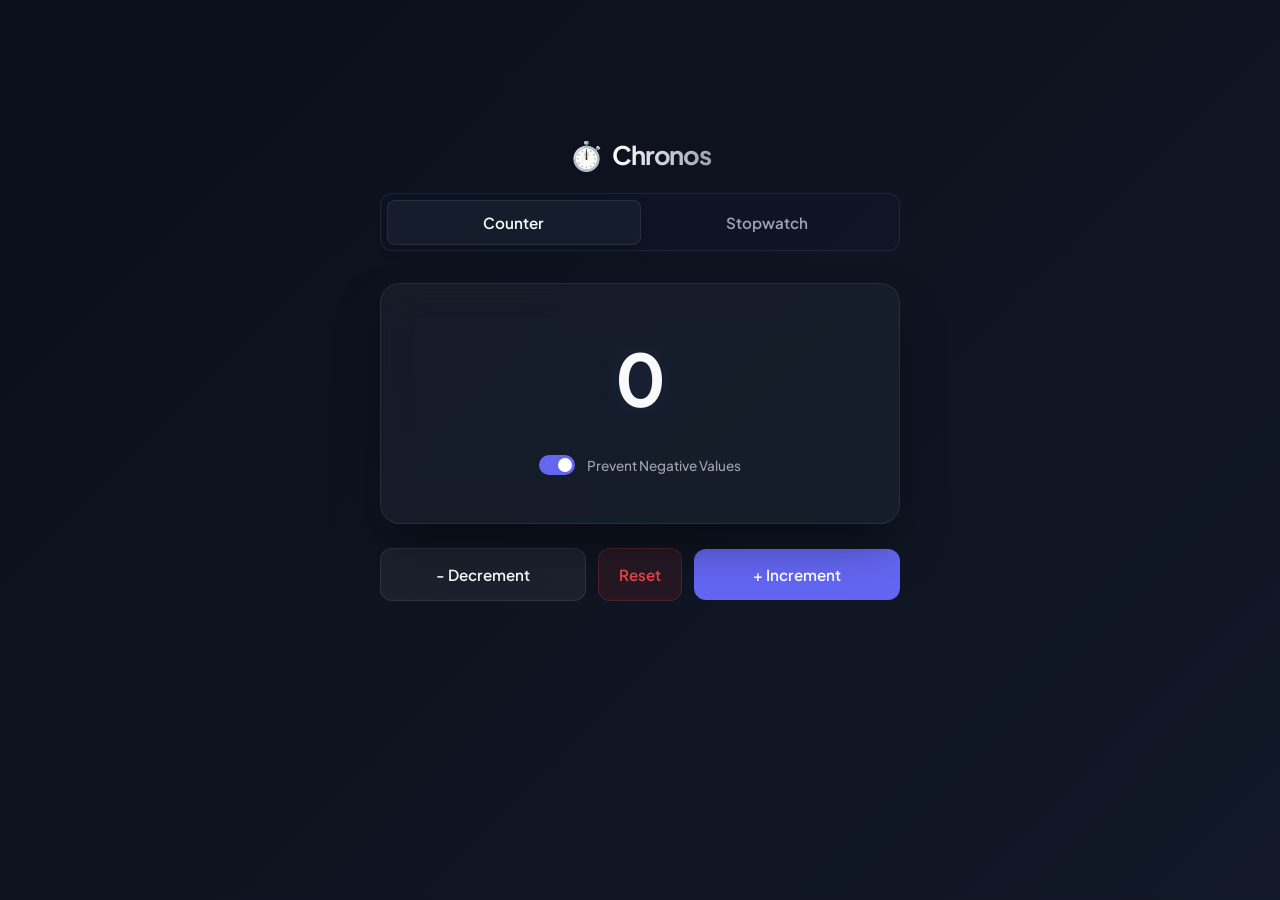
<file: JS_DEMOS/counter/index.html>
<!DOCTYPE html>
<html lang="en">
<head>
  <meta charset="UTF-8">
  <meta name="viewport" content="width=device-width, initial-scale=1.0">
  <title>Chronos // Utility Engine</title>
  <link rel="preconnect" href="https://fonts.googleapis.com">
  <link rel="preconnect" href="https://fonts.gstatic.com" crossorigin>
  <link href="https://fonts.googleapis.com/css2?family=Plus+Jakarta+Sans:wght@400;500;600;700&family=JetBrains+Mono:wght@400;600&display=swap" rel="stylesheet">
  <link rel="stylesheet" href="style.css">
</head>
<body>

  <div class="app-wrapper">
    <header class="app-header">
      <div class="brand">
        <span class="brand-icon">⏱️</span>
        <h1>Chronos</h1>
      </div>
      <nav class="tab-navigation">
        <button class="tab-btn active" data-target="counter-module">Counter</button>
        <button class="tab-btn" data-target="stopwatch-module">Stopwatch</button>
      </nav>
    </header>

    <main class="dashboard-container">
      
      <section id="counter-module" class="module-pane active">
        <div class="display-card">
          <div id="counter-display" class="large-numerical-display animate-pulse">0</div>
          
          <div class="config-toggle-strip">
            <label class="toggle-switch">
              <input type="checkbox" id="prevent-negative-toggle" checked>
              <span class="toggle-slider"></span>
            </label>
            <span class="toggle-label">Prevent Negative Values</span>
          </div>
        </div>

        <div class="control-grid-layout">
          <button id="counter-decrement" class="btn btn-secondary" aria-label="Decrement counter">- Decrement</button>
          <button id="counter-reset" class="btn btn-danger" aria-label="Reset counter">Reset</button>
          <button id="counter-increment" class="btn btn-primary" aria-label="Increment counter">+ Increment</button>
        </div>
      </section>

      <section id="stopwatch-module" class="module-pane">
        <div class="display-card">
          <div id="stopwatch-display" class="large-numerical-display mono-font">00:00:00<span class="ms-label">.00</span></div>
        </div>

        <div class="control-flex-strip">
          <button id="sw-start" class="btn btn-primary">Start</button>
          <button id="sw-pause" class="btn btn-secondary hidden">Pause</button>
          <button id="sw-resume" class="btn btn-primary hidden">Resume</button>
          <button id="sw-lap" class="btn btn-secondary" disabled>Lap</button>
          <button id="sw-reset" class="btn btn-danger">Reset</button>
        </div>

        <div class="laps-subpanel">
          <div class="laps-header">
            <h3>Recorded Laps</h3>
            <button id="clear-laps-btn" class="text-link-btn hidden">Clear All</button>
          </div>
          <div class="laps-list-wrapper">
            <div id="laps-empty" class="laps-empty-state">No recorded splits. Press Lap while stopwatch runs.</div>
            <ul id="laps-list" class="laps-list"></ul>
          </div>
        </div>
      </section>

    </main>
  </div>

  <script src="app.js"></script>
</body>
</html>
</file>
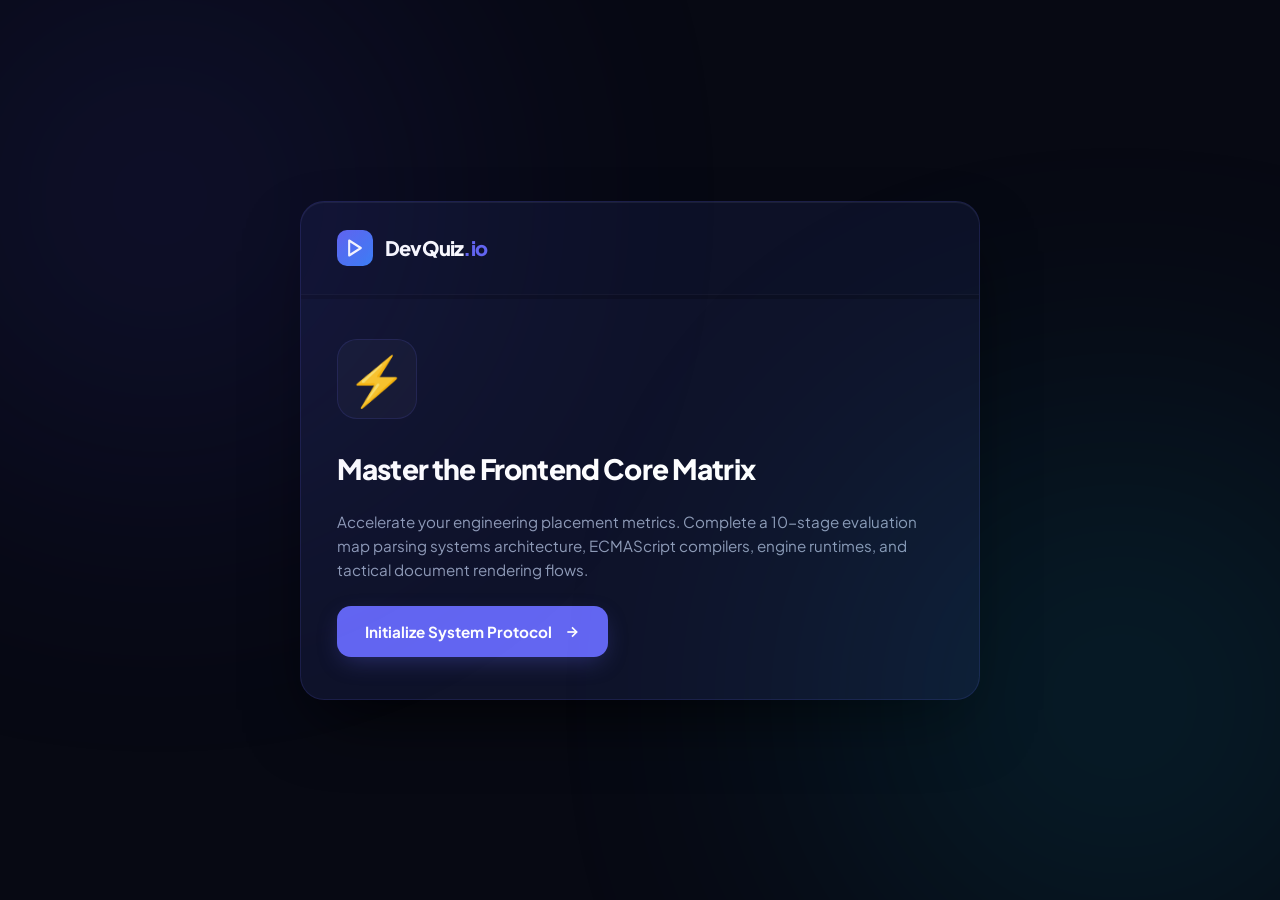
<file: JS_DEMOS/Quiz-App/index.html>
<!DOCTYPE html>
<html lang="en">
<head>
  <meta charset="UTF-8">
  <meta name="viewport" content="width=device-width, initial-scale=1.0">
  <title>DevQuiz Core // Engineering Assessment</title>
  <link rel="preconnect" href="https://fonts.googleapis.com">
  <link rel="preconnect" href="https://fonts.gstatic.com" crossorigin>
  <link href="https://fonts.googleapis.com/css2?family=Plus+Jakarta+Sans:wght@400;500;600;700;800&family=JetBrains+Mono:wght@500;700&display=swap" rel="stylesheet">
  <link rel="stylesheet" href="style.css">
</head>
<body>

  <div id="aria-announcer" class="sr-only" aria-live="polite"></div>

  <div class="app-stage">
    <div class="glow-orb glow-1"></div>
    <div class="glow-orb glow-2"></div>

    <div class="quiz-window">
      <header class="quiz-hud">
        <div class="hud-brand">
          <div class="logo-mark">
            <svg width="20" height="20" viewBox="0 0 24 24" fill="none" stroke="currentColor" stroke-width="2.5" stroke-linecap="round" stroke-linejoin="round"><polygon points="5 3 19 12 5 21 5 3"></polygon></svg>
          </div>
          <span class="logo-text">DevQuiz<span class="text-accent">.io</span></span>
        </div>
        
        <div id="hud-metrics" class="hud-metrics hidden">
          <div class="metric-group">
            <span class="metric-label">PROGRESS</span>
            <span id="hud-counter" class="metric-value">01/10</span>
          </div>
          <div class="metric-divider"></div>
          <div class="metric-group">
            <span class="metric-label">SCORE</span>
            <span id="hud-score" class="metric-value accent">000</span>
          </div>
        </div>
      </header>

      <div class="progress-track-wrapper">
        <progress id="quiz-progress" value="0" max="100"></progress>
      </div>

      <main class="quiz-viewport" id="quiz-viewport">
        
        <section id="start-screen" class="view-panel active" aria-labelledby="start-title">
          <div class="hero-graphic">⚡</div>
          <h2 id="start-title" class="view-title">Master the Frontend Core Matrix</h2>
          <p class="view-description">Accelerate your engineering placement metrics. Complete a 10-stage evaluation map parsing systems architecture, ECMAScript compilers, engine runtimes, and tactical document rendering flows.</p>
          <div class="cta-wrapper">
            <button id="start-btn" class="btn btn-action">
              <span>Initialize System Protocol</span>
              <svg width="16" height="16" viewBox="0 0 24 24" fill="none" stroke="currentColor" stroke-width="2.5"><line x1="5" y1="12" x2="19" y2="12"></line><polyline points="12 5 19 12 12 19"></polyline></svg>
            </button>
          </div>
        </section>

        <form id="question-screen" class="view-panel" onsubmit="event.preventDefault();">
          <fieldset class="interactive-fieldset">
            <legend id="question-text" class="question-prompt">Parsing system variables...</legend>
            <div id="options-container" class="options-matrix">
              </div>
          </fieldset>

          <footer class="viewport-footer">
            <div id="feedback-tray" class="feedback-tray">
              <span id="feedback-icon" class="feedback-icon"></span>
              <p id="feedback-message" class="feedback-text" aria-live="polite"></p>
            </div>
            <button id="next-btn" type="button" class="btn btn-next hidden">
              <span>Advance Phase</span>
              <svg width="16" height="16" viewBox="0 0 24 24" fill="none" stroke="currentColor" stroke-width="2.5"><line x1="5" y1="12" x2="19" y2="12"></line><polyline points="12 5 19 12 12 19"></polyline></svg>
            </button>
          </footer>
        </form>

        <section id="result-screen" class="view-panel summary-layout" aria-labelledby="result-title">
          <div id="result-badge-container" class="badge-emitter">
            <div id="result-icon" class="metric-badge">🏆</div>
          </div>
          <h2 id="result-title" class="view-title">Evaluation Finalized</h2>
          
          <div class="score-data-plate">
            <span class="plate-title">ACCURACY METRIC</span>
            <div id="result-score-text" class="plate-score">00 / 10</div>
          </div>

          <p id="result-motivation" class="view-description text-center">Formulating runtime diagnostics data summary...</p>
          
          <div class="cta-wrapper">
            <button id="restart-btn" type="button" class="btn btn-secondary">
              <svg width="16" height="16" viewBox="0 0 24 24" fill="none" stroke="currentColor" stroke-width="2.5"><path d="M21.5 2v6h-6M21.34 15.57a10 10 0 1 1-.57-8.38l5.67-5.67"></path></svg>
              <span>Recalibrate Terminal</span>
            </button>
          </div>
        </section>

      </main>
    </div>
  </div>

  <script src="app.js"></script>
</body>
</html>
</file>
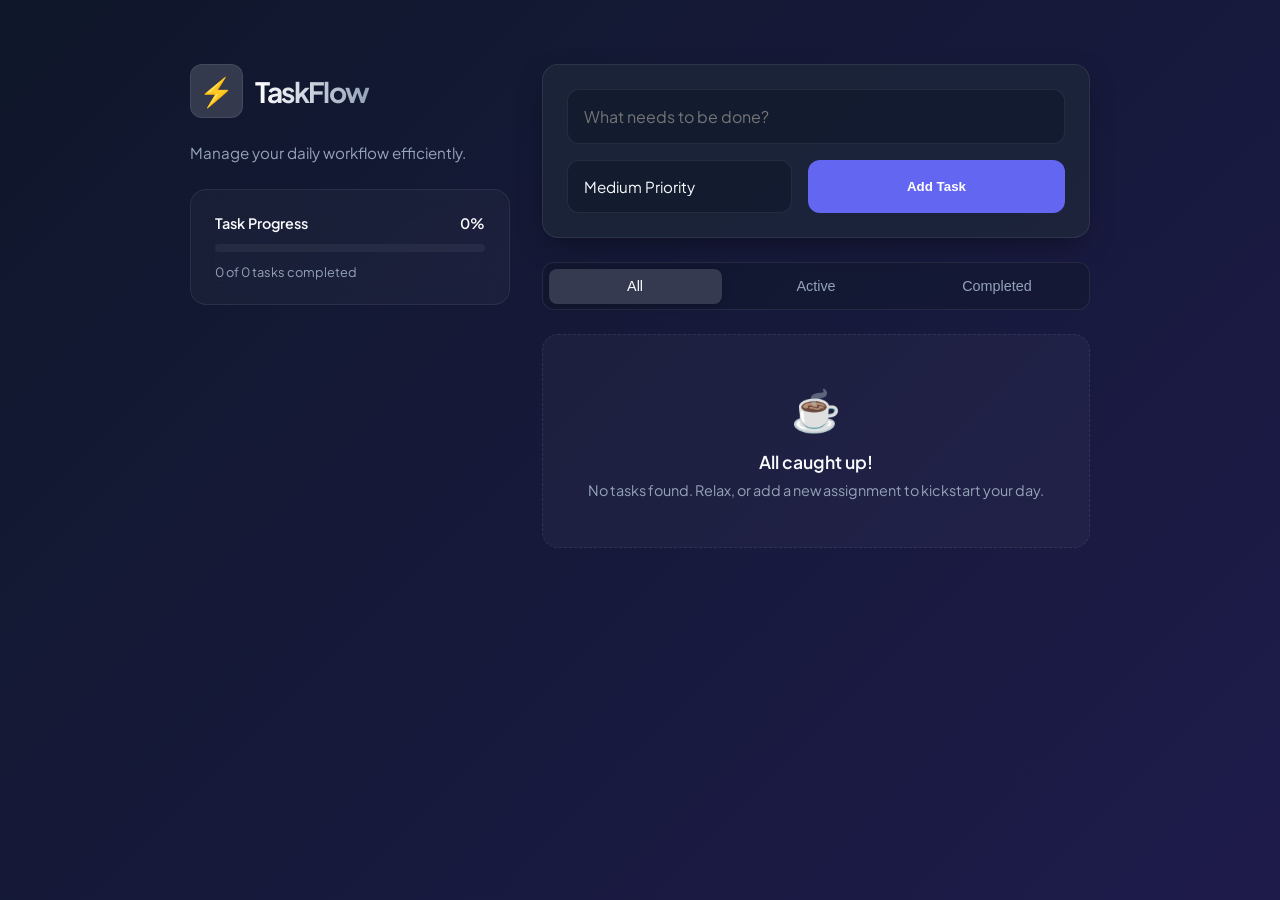
<file: JS_DEMOS/Smart-Task-Tracker/index.html>
<!DOCTYPE html>
<html lang="en">
<head>
  <meta charset="UTF-8">
  <meta name="viewport" content="width=device-width, initial-scale=1.0">
  <title>TaskFlow // Smart Task Tracker</title>
  <link rel="preconnect" href="https://fonts.googleapis.com">
  <link rel="preconnect" href="https://fonts.gstatic.com" crossorigin>
  <link href="https://fonts.googleapis.com/css2?family=Plus+Jakarta+Sans:wght@400;500;600;700&display=swap" rel="stylesheet">
  <link rel="stylesheet" href="style.css">
</head>
<body>

  <div id="notification-container" class="notification-container"></div>

  <div class="app-container">
    <header class="app-header">
      <div class="brand">
        <div class="brand-icon">⚡</div>
        <h1>TaskFlow</h1>
      </div>
      <p class="subtitle">Manage your daily workflow efficiently.</p>
      
      <div class="dashboard-card">
        <div class="progress-info">
          <span>Task Progress</span>
          <span id="progress-text">0%</span>
        </div>
        <div class="progress-bar-container">
          <div id="progress-bar" class="progress-bar" style="width: 0%"></div>
        </div>
        <div class="stats-counter">
          <span id="stats-count">0 of 0 tasks completed</span>
        </div>
      </div>
    </header>

    <main class="main-content">
      <section class="task-form-section">
        <form id="task-form" autocomplete="off">
          <input type="hidden" id="edit-task-id">
          <div class="form-group">
            <input type="text" id="task-input" placeholder="What needs to be done?" required maxlength="80">
          </div>
          <div class="form-actions">
            <div class="select-wrapper">
              <select id="priority-select" aria-label="Task Priority">
                <option value="low">Low Priority</option>
                <option value="medium" selected>Medium Priority</option>
                <option value="high">High Priority</option>
              </select>
            </div>
            <button type="submit" id="submit-btn" class="btn btn-primary">Add Task</button>
          </div>
        </form>
      </section>

      <section class="filter-section">
        <div class="filter-buttons">
          <button class="filter-btn active" data-filter="all">All</button>
          <button class="filter-btn" data-filter="active">Active</button>
          <button class="filter-btn" data-filter="completed">Completed</button>
        </div>
      </section>

      <section class="tasks-container">
        <div id="empty-state" class="empty-state">
          <div class="empty-icon">☕</div>
          <h3>All caught up!</h3>
          <p>No tasks found. Relax, or add a new assignment to kickstart your day.</p>
        </div>

        <ul id="task-list" class="task-list"></ul>
      </section>
    </main>
  </div>

  <script src="app.js"></script>
</body>
</html>
</file>
<file: JS_DEMOS/counter/style.css>
:root {
  --bg-dark-gradient: linear-gradient(135deg, #0b0f19 0%, #111827 100%);
  --card-glass-bg: rgba(31, 41, 55, 0.45);
  --glass-border: rgba(255, 255, 255, 0.08);
  --glass-highlight: rgba(255, 255, 255, 0.03);
  
  --text-primary: #f9fafb;
  --text-muted: #9ca3af;
  
  --primary-accent: #6366f1;
  --primary-hover: #4f46e5;
  --danger-accent: #ef4444;
  --danger-hover: #dc2626;
  
  --radius-lg: 20px;
  --radius-md: 12px;
  --transition-smooth: all 0.25s cubic-bezier(0.4, 0, 0.2, 1);
}

* {
  box-sizing: border-box;
  margin: 0;
  padding: 0;
}

body {
  font-family: 'Plus Jakarta Sans', sans-serif;
  background: var(--bg-dark-gradient);
  color: var(--text-primary);
  min-height: 100vh;
  display: flex;
  justify-content: center;
  align-items: center;
  padding: 1.5rem;
  overflow-x: hidden;
}

/* ==========================================================================
   2. APPLICATION FRAMEWORK LAYOUT
   ========================================================================== */
.app-wrapper {
  width: 100%;
  max-width: 520px;
  display: flex;
  flex-direction: column;
  gap: 2rem;
}

.app-header {
  display: flex;
  flex-direction: column;
  align-items: center;
  gap: 1.25rem;
}

.brand {
  display: flex;
  align-items: center;
  gap: 0.5rem;
}

.brand-icon { font-size: 1.75rem; }

.brand h1 {
  font-size: 1.6rem;
  font-weight: 700;
  letter-spacing: -0.04em;
  background: linear-gradient(to right, #ffffff, var(--text-muted));
  -webkit-background-clip: text;
  -webkit-text-fill-color: transparent;
}

/* Tab Control Toggles */
.tab-navigation {
  display: flex;
  background: rgba(15, 23, 42, 0.6);
  padding: 0.35rem;
  border-radius: var(--radius-md);
  border: 1px solid var(--glass-border);
  width: 100%;
}

.tab-btn {
  flex: 1;
  background: transparent;
  border: none;
  color: var(--text-muted);
  padding: 0.75rem;
  font-family: inherit;
  font-weight: 600;
  font-size: 0.95rem;
  border-radius: calc(var(--radius-md) - 4px);
  cursor: pointer;
  transition: var(--transition-smooth);
}

.tab-btn:hover { color: var(--text-primary); }

.tab-btn.active {
  background: var(--card-glass-bg);
  color: var(--text-primary);
  box-shadow: 0 4px 12px rgba(0, 0, 0, 0.2);
  border: 1px solid var(--glass-border);
}

/* Dashboard Module Panes */
.dashboard-container {
  position: relative;
  min-height: 480px;
}

.module-pane {
  display: none;
  flex-direction: column;
  gap: 1.5rem;
  width: 100%;
}

.module-pane.active {
  display: flex;
  animation: viewSlideIn 0.4s cubic-bezier(0.16, 1, 0.3, 1);
}

/* ==========================================================================
   3. DISPLAY CARD LAYOUTS
   ========================================================================== */
.display-card {
  background: var(--card-glass-bg);
  border: 1px solid var(--glass-border);
  backdrop-filter: blur(20px);
  -webkit-backdrop-filter: blur(20px);
  border-radius: var(--radius-lg);
  padding: 3rem 2rem;
  text-align: center;
  box-shadow: 0 25px 50px -12px rgba(0, 0, 0, 0.5);
  display: flex;
  flex-direction: column;
  justify-content: center;
  align-items: center;
  gap: 1.5rem;
}

.large-numerical-display {
  font-size: 4.5rem;
  font-weight: 700;
  letter-spacing: -0.02em;
  text-shadow: 0 0 30px rgba(99, 102, 241, 0.15);
  transition: var(--transition-smooth);
}

.mono-font {
  font-family: 'JetBrains Mono', monospace;
  font-size: 3.5rem;
}

.ms-label {
  font-size: 2rem;
  color: var(--text-muted);
}

/* Action Config Feature Elements */
.config-toggle-strip {
  display: flex;
  align-items: center;
  gap: 0.75rem;
  margin-top: 0.5rem;
}

.toggle-label {
  font-size: 0.85rem;
  color: var(--text-muted);
  font-weight: 500;
}

/* Custom CSS Switch Construction */
.toggle-switch {
  position: relative;
  width: 36px;
  height: 20px;
}

.toggle-switch input { opacity: 0; width: 0; height: 0; }

.toggle-slider {
  position: absolute;
  cursor: pointer;
  top: 0; left: 0; right: 0; bottom: 0;
  background-color: rgba(255, 255, 255, 0.1);
  border-radius: 20px;
  transition: .3s;
}

.toggle-slider:before {
  position: absolute;
  content: "";
  height: 14px;
  width: 14px;
  left: 3px;
  bottom: 3px;
  background-color: white;
  border-radius: 50%;
  transition: .3s;
}

input:checked + .toggle-slider { background-color: var(--primary-accent); }
input:checked + .toggle-slider:before { transform: translateX(16px); }

/* ==========================================================================
   4. BUTTON GRAPHICS & INTERFACE
   ========================================================================== */
.control-grid-layout {
  display: grid;
  grid-template-columns: 1fr auto 1fr;
  gap: 0.75rem;
  align-items: center;
}

.control-flex-strip {
  display: flex;
  gap: 0.75rem;
}

.control-flex-strip .btn { flex: 1; }

.btn {
  font-family: inherit;
  font-weight: 600;
  font-size: 0.95rem;
  padding: 1rem 1.25rem;
  border-radius: var(--radius-md);
  border: none;
  cursor: pointer;
  transition: var(--transition-smooth);
  display: inline-flex;
  justify-content: center;
  align-items: center;
}

.btn-primary { background: var(--primary-accent); color: #fff; }
.btn-primary:hover:not(:disabled) { background: var(--primary-hover); transform: translateY(-1px); }

.btn-secondary { background: rgba(255, 255, 255, 0.06); color: var(--text-primary); border: 1px solid var(--glass-border); }
.btn-secondary:hover:not(:disabled) { background: rgba(255, 255, 255, 0.12); }

.btn-danger { background: rgba(239, 68, 68, 0.1); color: var(--danger-accent); border: 1px solid rgba(239, 68, 68, 0.2); }
.btn-danger:hover { background: var(--danger-accent); color: #fff; }

.btn:disabled { opacity: 0.4; cursor: not-allowed; transform: none !important; }

.text-link-btn {
  background: transparent;
  border: none;
  color: var(--danger-accent);
  font-family: inherit;
  font-size: 0.85rem;
  font-weight: 600;
  cursor: pointer;
}
.text-link-btn:hover { text-decoration: underline; }

/* ==========================================================================
   5. LAP CONTAINER SUBPANEL
   ========================================================================== */
.laps-subpanel {
  background: rgba(15, 23, 42, 0.3);
  border: 1px solid var(--glass-border);
  border-radius: var(--radius-lg);
  padding: 1.25rem;
  display: flex;
  flex-direction: column;
  gap: 1rem;
}

.laps-header {
  display: flex;
  justify-content: space-between;
  align-items: center;
}

.laps-header h3 { font-size: 0.95rem; font-weight: 600; color: var(--text-muted); }

.laps-list-wrapper {
  max-height: 160px;
  overflow-y: auto;
  padding-right: 4px;
}

.laps-empty-state {
  text-align: center;
  padding: 1.5rem 0;
  font-size: 0.85rem;
  color: var(--text-muted);
  border: 1px dashed rgba(255, 255, 255, 0.05);
  border-radius: var(--radius-md);
}

.laps-list { list-style: none; display: flex; flex-direction: column; gap: 0.5rem; }

.lap-item {
  display: flex;
  justify-content: space-between;
  padding: 0.75rem 1rem;
  background: rgba(255, 255, 255, 0.02);
  border: 1px solid var(--glass-border);
  border-radius: var(--radius-md);
  font-size: 0.9rem;
  animation: lapPop 0.2s cubic-bezier(0.34, 1.56, 0.64, 1);
}

.lap-index { font-weight: 600; color: var(--primary-accent); }
.lap-timestamp { font-family: 'JetBrains Mono', monospace; font-weight: 500; }

/* ==========================================================================
   6. UI FEEDBACK ANIMATIONS
   ========================================================================== */
.scale-flash { transform: scale(1.05); color: #818cf8; }
.scale-flash-neg { transform: scale(0.95); color: var(--danger-accent); }

.hidden { display: none !important; }

@keyframes viewSlideIn {
  from { opacity: 0; transform: translateY(12px); }
  to { opacity: 1; transform: translateY(0); }
}

@keyframes lapPop {
  from { opacity: 0; transform: scale(0.95) translateY(-4px); }
  to { opacity: 1; transform: scale(1) translateY(0); }
}

/* Track Scrolling Bar Customization */
.laps-list-wrapper::-webkit-scrollbar { width: 5px; }
.laps-list-wrapper::-webkit-scrollbar-track { background: transparent; }
.laps-list-wrapper::-webkit-scrollbar-thumb { background: rgba(255, 255, 255, 0.1); border-radius: 10px; }
</file>
<file: JS_DEMOS/Quiz-App/style.css>
:root {
  --surface-space: #070913;
  --surface-panel: #0f132a;
  --surface-card: #161c3d;
  --border-subtle: rgba(99, 102, 241, 0.15);
  --border-vibrant: rgba(99, 102, 241, 0.4);
  
  --chrome-txt: #ffffff;
  --muted-txt: #8f9bb7;
  
  --accent-neon: #6366f1;
  --accent-glow: rgba(99, 102, 241, 0.35);
  --state-success: #10b981;
  --state-success-bg: rgba(16, 185, 129, 0.08);
  --state-error: #f43f5e;
  --state-error-bg: rgba(244, 63, 94, 0.08);

  --radius-panel: 24px;
  --radius-element: 14px;
  --motion-elastic: all 0.4s cubic-bezier(0.175, 0.885, 0.32, 1.1);
  --motion-fast: all 0.2s cubic-bezier(0.4, 0, 0.2, 1);
}

* {
  box-sizing: border-box;
  margin: 0;
  padding: 0;
}

body {
  font-family: 'Plus Jakarta Sans', sans-serif;
  background-color: var(--surface-space);
  color: var(--chrome-txt);
  min-height: 100vh;
  display: flex;
  justify-content: center;
  align-items: center;
  padding: 1.5rem;
  overflow-x: hidden;
  position: relative;
}

/* Screen Reader Optimization Utility */
.sr-only {
  position: absolute;
  width: 1px;
  height: 1px;
  padding: 0;
  margin: -1px;
  overflow: hidden;
  clip: rect(0, 0, 0, 0);
  border: 0;
}

/* ==========================================================================
   2. AMBIENT GRAPHICS SYSTEM
   ========================================================================== */
.app-stage {
  position: relative;
  width: 100%;
  max-width: 680px;
  z-index: 5;
}

.glow-orb {
  position: fixed;
  width: 45vw;
  height: 45vw;
  border-radius: 50%;
  filter: blur(140px);
  z-index: 1;
  opacity: 0.12;
  pointer-events: none;
}
.glow-1 { top: -10%; left: -10%; background: #4f46e5; }
.glow-2 { bottom: -10%; right: -10%; background: #06b6d4; }

/* ==========================================================================
   3. ARCHITECTURAL LAYOUTS (HUD & VIEWPORT)
   ========================================================================== */
.quiz-window {
  background: var(--surface-panel);
  border: 1px solid var(--border-subtle);
  border-radius: var(--radius-panel);
  box-shadow: 0 30px 70px -20px rgba(0, 0, 0, 0.8),
              inset 0 1px 0px rgba(255, 255, 255, 0.1);
  overflow: hidden;
  backdrop-filter: blur(24px);
  -webkit-backdrop-filter: blur(24px);
}

.quiz-hud {
  display: flex;
  justify-content: space-between;
  align-items: center;
  padding: 1.75rem 2.25rem;
  background: rgba(11, 15, 36, 0.4);
  border-bottom: 1px solid rgba(255, 255, 255, 0.03);
}

.hud-brand {
  display: flex;
  align-items: center;
  gap: 0.75rem;
}

.logo-mark {
  background: linear-gradient(135deg, var(--accent-neon), #3b82f6);
  padding: 0.5rem;
  border-radius: 10px;
  color: #fff;
  display: flex;
}

.logo-text {
  font-size: 1.25rem;
  font-weight: 800;
  letter-spacing: -0.04em;
}
.logo-text .text-accent { color: var(--accent-neon); }

.hud-metrics {
  display: flex;
  align-items: center;
  gap: 1.25rem;
  animation: viewFadeIn 0.3s cubic-bezier(0.4, 0, 0.2, 1) forwards;
}

.metric-group {
  display: flex;
  flex-direction: column;
  align-items: flex-end;
}

.metric-label {
  font-family: 'JetBrains Mono', monospace;
  font-size: 0.65rem;
  font-weight: 700;
  color: var(--muted-txt);
  letter-spacing: 0.1em;
}

.metric-value {
  font-family: 'JetBrains Mono', monospace;
  font-size: 1.15rem;
  font-weight: 700;
  color: var(--chrome-txt);
}
.metric-value.accent { color: #3b82f6; }

.metric-divider {
  width: 1px;
  height: 24px;
  background: rgba(255, 255, 255, 0.08);
}

/* Semantic Progress Mechanics */
.progress-track-wrapper { width: 100%; height: 4px; background: rgba(0,0,0,0.2); }

#quiz-progress {
  display: block;
  width: 100%;
  height: 100%;
  appearance: none;
  border: none;
}
#quiz-progress::-webkit-progress-bar { background-color: transparent; }
#quiz-progress::-webkit-progress-value {
  background: linear-gradient(90deg, var(--accent-neon), #3b82f6);
  transition: width 0.4s ease;
}
#quiz-progress::-moz-progress-bar {
  background: linear-gradient(90deg, var(--accent-neon), #3b82f6);
}

/* ==========================================================================
   4. CONTENT PLATFORM VIEWS
   ========================================================================== */
.quiz-viewport { padding: 2.5rem 2.25rem; min-height: 400px; display: flex; flex-direction: column; }

.view-panel { display: none; flex-direction: column; gap: 1.5rem; width: 100%; height: 100%; flex-grow: 1; }
.view-panel.active { display: flex; animation: viewSlideUp 0.45s cubic-bezier(0.16, 1, 0.3, 1) Scoped; }

.view-title { font-size: 1.75rem; font-weight: 800; letter-spacing: -0.03em; line-height: 1.25; }
.view-description { color: var(--muted-txt); font-size: 0.95rem; line-height: 1.6; }

.hero-graphic {
  font-size: 3rem;
  background: rgba(255,255,255,0.03);
  width: 80px;
  height: 80px;
  display: flex;
  align-items: center;
  justify-content: center;
  border-radius: 20px;
  border: 1px solid var(--border-subtle);
  margin-bottom: 0.5rem;
}

/* Interactive Question Matrix Layout */
.interactive-fieldset { border: none; padding: 0; margin: 0; display: flex; flex-direction: column; gap: 1.5rem; }
.question-prompt { font-size: 1.35rem; font-weight: 700; line-height: 1.4; letter-spacing: -0.02em; color: var(--chrome-txt); }

.options-matrix { display: flex; flex-direction: column; gap: 0.85rem; }

/* ==========================================================================
   5. COMPONENT INTERFACE (BUTTONS / CHOICES)
   ========================================================================== */
.btn {
  font-family: inherit;
  font-size: 0.95rem;
  font-weight: 700;
  padding: 1rem 1.75rem;
  border-radius: var(--radius-element);
  border: none;
  cursor: pointer;
  display: inline-flex;
  align-items: center;
  justify-content: center;
  gap: 0.75rem;
  transition: var(--motion-fast);
}

.btn-action {
  background: var(--accent-neon);
  color: #fff;
  box-shadow: 0 8px 24px -6px var(--accent-glow);
}
.btn-action:hover {
  background: #5356e6;
  box-shadow: 0 12px 28px -4px var(--accent-glow);
  transform: translateY(-1px);
}

.btn-next {
  background: #ffffff;
  color: var(--surface-space);
}
.btn-next:hover:not(:disabled) {
  background: rgba(255,255,255,0.9);
  transform: translateY(-1px);
}

.btn-secondary {
  background: rgba(255,255,255,0.04);
  color: var(--chrome-txt);
  border: 1px solid var(--border-subtle);
}
.btn-secondary:hover { background: rgba(255,255,255,0.08); border-color: var(--border-vibrant); }

.btn:disabled { opacity: 0.5; cursor: not-allowed; transform: none !important; }

/* Selection Variant Nodes */
.choice-item-wrapper { position: relative; width: 100%; }

.choice-radio-input {
  position: absolute;
  opacity: 0;
  width: 0; height: 0;
}

.choice-control-plate {
  display: flex;
  align-items: center;
  padding: 1.15rem 1.5rem;
  background: var(--surface-card);
  border: 1px solid var(--border-subtle);
  border-radius: var(--radius-element);
  cursor: pointer;
  font-size: 0.95rem;
  font-weight: 600;
  color: #d1d9e9;
  transition: var(--motion-fast);
}

.choice-item-wrapper:hover .choice-control-plate {
  background: rgba(255,255,255,0.02);
  border-color: var(--border-vibrant);
  color: #ffffff;
  transform: translateX(4px);
}

/* Interactive Feedback Answer Matrices States */
.choice-item-wrapper.state-correct .choice-control-plate {
  background: var(--state-success-bg) !important;
  border-color: var(--state-success) !important;
  color: #a7f3d0 !important;
}

.choice-item-wrapper.state-incorrect .choice-control-plate {
  background: var(--state-error-bg) !important;
  border-color: var(--state-error) !important;
  color: #fca5a5 !important;
}

.choice-radio-input:disabled + .choice-control-plate {
  cursor: not-allowed;
  opacity: 0.5;
}
.choice-item-wrapper:hover .choice-radio-input:disabled + .choice-control-plate {
  transform: none;
}

/* ==========================================================================
   6. FOOTER INTERFACE & FEEDBACK SYSTEM
   ========================================================================== */
.viewport-footer {
  margin-top: auto;
  padding-top: 2rem;
  display: flex;
  justify-content: space-between;
  align-items: center;
  min-height: 80px;
  gap: 1.5rem;
}

.feedback-tray {
  display: flex;
  align-items: center;
  gap: 0.75rem;
  opacity: 0;
  transform: translateY(6px);
  transition: var(--motion-fast);
}
.feedback-tray.revealed { opacity: 1; transform: translateY(0); }

.feedback-icon { font-size: 1.25rem; display: flex; }
.feedback-text { font-size: 0.95rem; font-weight: 700; }

.feedback-tray.correct-state { color: var(--state-success); }
.feedback-tray.incorrect-state { color: var(--state-error); }

/* ==========================================================================
   7. EVALUATION RESULTS CONTAINER
   ========================================================================== */
.summary-layout { align-items: center; text-align: center; padding: 1rem 0; }

.badge-emitter { position: relative; margin-bottom: 0.5rem; }
.metric-badge {
  font-size: 3.5rem;
  width: 100px;
  height: 100px;
  background: rgba(255,255,255,0.03);
  border: 1px solid var(--border-vibrant);
  display: flex;
  align-items: center;
  justify-content: center;
  border-radius: 30px;
  box-shadow: 0 10px 30px rgba(0,0,0,0.3);
}

.score-data-plate {
  background: rgba(0, 0, 0, 0.2);
  border: 1px solid var(--border-subtle);
  padding: 1.25rem 2.5rem;
  border-radius: var(--radius-element);
  display: flex;
  flex-direction: column;
  gap: 0.25rem;
  margin: 0.5rem 0;
}

.plate-title { font-family: 'JetBrains Mono', monospace; font-size: 0.7rem; font-weight: 700; color: var(--muted-txt); letter-spacing: 0.1em; }
.plate-score { font-family: 'JetBrains Mono', monospace; font-size: 2rem; font-weight: 800; color: var(--chrome-txt); }

.text-center { text-align: center; }
.hidden { display: none !important; }

/* ==========================================================================
   8. SYSTEM ANIMATION PIPELINES
   ========================================================================== */
@keyframes viewSlideUp {
  from { opacity: 0; transform: translateY(16px); }
  to { opacity: 1; transform: translateY(0); }
}

@keyframes viewFadeIn {
  from { opacity: 0; } to { opacity: 1; }
}

/* Responsive Adaptive Viewport Matrix */
@media (max-width: 580px) {
  body { padding: 1rem; }
  .quiz-viewport { padding: 2rem 1.5rem; }
  .quiz-hud { padding: 1.5rem 1.5rem; }
  .view-title { font-size: 1.4rem; }
  .question-prompt { font-size: 1.15rem; }
  .viewport-footer { flex-direction: column; align-items: flex-start; gap: 1.25rem; }
  .btn-next, .cta-wrapper, .btn { width: 100%; }
}
</file>
<file: JS_DEMOS/Smart-Task-Tracker/style.css>
/* ==========================================================================
   1. VARIABLES & BASE RESETS
   ========================================================================== */
:root {
  --bg-gradient: linear-gradient(135deg, #0f172a 0%, #1e1b4b 100%);
  --glass-bg: rgba(255, 255, 255, 0.03);
  --glass-border: rgba(255, 255, 255, 0.08);
  --glass-highlight: rgba(255, 255, 255, 0.15);
  
  --text-main: #f8fafc;
  --text-muted: #94a3b8;
  
  --primary: #6366f1;
  --primary-hover: #4f46e5;
  
  --priority-low: #10b981;
  --priority-medium: #f59e0b;
  --priority-high: #ef4444;
  
  --card-bg: rgba(30, 41, 59, 0.7);
  --radius-lg: 16px;
  --radius-md: 12px;
  --transition: all 0.3s cubic-bezier(0.4, 0, 0.2, 1);
}

* {
  box-sizing: border-box;
  margin: 0;
  padding: 0;
}

body {
  font-family: 'Plus Jakarta Sans', sans-serif;
  background: var(--bg-gradient);
  color: var(--text-main);
  min-height: 100vh;
  display: flex;
  justify-content: center;
  align-items: flex-start;
  padding: 2rem 1rem;
  overflow-x: hidden;
}

/* ==========================================================================
   2. LAYOUT & CONTAINERS
   ========================================================================== */
.app-container {
  width: 100%;
  max-width: 900px;
  display: grid;
  grid-template-columns: 1fr;
  gap: 2rem;
  margin: 0 auto;
}

@media (min-width: 768px) {
  .app-container {
    grid-template-columns: 320px 1fr;
    align-items: start;
    padding-top: 2rem;
  }
}

/* ==========================================================================
   3. APP HEADER & DASHBOARD
   ========================================================================== */
.app-header {
  display: flex;
  flex-direction: column;
  gap: 1.5rem;
}

.brand {
  display: flex;
  align-items: center;
  gap: 0.75rem;
}

.brand-icon {
  font-size: 1.75rem;
  background: var(--glass-highlight);
  padding: 0.5rem;
  border-radius: var(--radius-md);
  border: 1px solid var(--glass-border);
}

.brand h1 {
  font-size: 1.75rem;
  font-weight: 700;
  letter-spacing: -0.05em;
  background: linear-gradient(to right, #fff, var(--text-muted));
  -webkit-background-clip: text;
  -webkit-text-fill-color: transparent;
}

.subtitle {
  color: var(--text-muted);
  font-size: 0.95rem;
  line-height: 1.5;
}

/* Dashboard Progress Card */
.dashboard-card {
  background: var(--glass-bg);
  border: 1px solid var(--glass-border);
  border-radius: var(--radius-lg);
  padding: 1.5rem;
  backdrop-filter: blur(12px);
  -webkit-backdrop-filter: blur(12px);
}

.progress-info {
  display: flex;
  justify-content: space-between;
  font-weight: 600;
  font-size: 0.9rem;
  margin-bottom: 0.75rem;
}

.progress-bar-container {
  background: rgba(255, 255, 255, 0.05);
  border-radius: 10px;
  height: 8px;
  overflow: hidden;
  margin-bottom: 0.75rem;
}

.progress-bar {
  background: linear-gradient(90deg, #818cf8, var(--primary));
  height: 100%;
  width: 0%;
  transition: width 0.5s ease-out;
}

.stats-counter {
  font-size: 0.8rem;
  color: var(--text-muted);
}

/* ==========================================================================
   4. INTERACTIVE COMPONENTS & FORMS
   ========================================================================== */
.task-form-section {
  background: var(--card-bg);
  border: 1px solid var(--glass-border);
  border-radius: var(--radius-lg);
  padding: 1.5rem;
  box-shadow: 0 10px 30px -10px rgba(0,0,0,0.5);
  margin-bottom: 1.5rem;
}

#task-form {
  display: flex;
  flex-direction: column;
  gap: 1rem;
}

.form-group input {
  width: 100%;
  background: rgba(15, 23, 42, 0.6);
  border: 1px solid var(--glass-border);
  border-radius: var(--radius-md);
  padding: 1rem;
  color: var(--text-main);
  font-family: inherit;
  font-size: 1rem;
  transition: var(--transition);
}

.form-group input:focus {
  outline: none;
  border-color: var(--primary);
  box-shadow: 0 0 0 3px rgba(99, 102, 241, 0.2);
}

.form-actions {
  display: flex;
  gap: 1rem;
  flex-wrap: wrap;
}

.select-wrapper, .form-actions .btn {
  flex: 1;
  min-width: 140px;
}

select {
  width: 100%;
  background: rgba(15, 23, 42, 0.6);
  border: 1px solid var(--glass-border);
  border-radius: var(--radius-md);
  padding: 1rem;
  color: var(--text-main);
  font-family: inherit;
  font-size: 0.95rem;
  cursor: pointer;
  appearance: none;
}

.btn {
  background: var(--primary);
  color: #fff;
  border: none;
  border-radius: var(--radius-md);
  padding: 1rem;
  font-weight: 600;
  cursor: pointer;
  transition: var(--transition);
  text-align: center;
}

.btn:hover {
  background: var(--primary-hover);
  transform: translateY(-1px);
}

/* ==========================================================================
   5. FILTERS
   ========================================================================== */
.filter-section {
  margin-bottom: 1.5rem;
}

.filter-buttons {
  display: flex;
  gap: 0.5rem;
  background: rgba(15, 23, 42, 0.4);
  padding: 0.35rem;
  border-radius: var(--radius-md);
  border: 1px solid var(--glass-border);
}

.filter-btn {
  flex: 1;
  background: transparent;
  border: none;
  color: var(--text-muted);
  padding: 0.6rem;
  font-weight: 500;
  border-radius: calc(var(--radius-md) - 4px);
  cursor: pointer;
  transition: var(--transition);
  font-size: 0.9rem;
}

.filter-btn:hover {
  color: var(--text-main);
}

.filter-btn.active {
  background: var(--glass-highlight);
  color: var(--text-main);
  box-shadow: 0 2px 8px rgba(0,0,0,0.2);
}

/* ==========================================================================
   6. TASK CARDS & LISTS
   ========================================================================== */
.task-list {
  list-style: none;
  display: flex;
  flex-direction: column;
  gap: 1rem;
}

.task-item {
  background: var(--card-bg);
  border: 1px solid var(--glass-border);
  border-radius: var(--radius-lg);
  padding: 1.25rem;
  display: flex;
  align-items: center;
  justify-content: space-between;
  gap: 1rem;
  transition: var(--transition);
  animation: fadeIn 0.4s ease-out;
}

.task-item:hover {
  transform: translateY(-2px);
  border-color: var(--glass-highlight);
}

.task-item.completed {
  opacity: 0.6;
}

.task-item.completed .task-text {
  text-decoration: line-through;
  color: var(--text-muted);
}

.task-left-wrapper {
  display: flex;
  align-items: center;
  gap: 1rem;
  flex: 1;
}

/* Custom Checkbox */
.checkbox-container {
  position: relative;
  width: 22px;
  height: 22px;
  cursor: pointer;
}

.checkbox-container input {
  position: absolute;
  opacity: 0;
  cursor: pointer;
  height: 0;
  width: 0;
}

.checkmark {
  position: absolute;
  top: 0;
  left: 0;
  height: 22px;
  width: 22px;
  background: rgba(255, 255, 255, 0.05);
  border: 2px solid var(--glass-border);
  border-radius: 6px;
  transition: var(--transition);
}

.checkbox-container:hover input ~ .checkmark {
  border-color: var(--primary);
}

.checkbox-container input:checked ~ .checkmark {
  background: var(--primary);
  border-color: var(--primary);
}

.checkmark::after {
  content: "";
  position: absolute;
  display: none;
  left: 7px;
  top: 3px;
  width: 5px;
  height: 10px;
  border: solid white;
  border-width: 0 2px 2px 0;
  transform: rotate(45deg);
}

.checkbox-container input:checked ~ .checkmark::after {
  display: block;
}

.task-content-wrapper {
  display: flex;
  flex-direction: column;
  gap: 0.35rem;
}

.task-text {
  font-size: 1rem;
  font-weight: 500;
  word-break: break-word;
}

/* Priority Badges */
.badge {
  font-size: 0.75rem;
  font-weight: 600;
  text-transform: uppercase;
  padding: 0.2rem 0.6rem;
  border-radius: 20px;
  width: max-content;
  letter-spacing: 0.05em;
}

.badge.low { background: rgba(16, 185, 129, 0.15); color: var(--priority-low); }
.badge.medium { background: rgba(245, 158, 11, 0.15); color: var(--priority-medium); }
.badge.high { background: rgba(239, 68, 68, 0.15); color: var(--priority-high); }

/* Card Action Buttons */
.task-actions {
  display: flex;
  gap: 0.5rem;
}

.action-btn {
  background: rgba(255, 255, 255, 0.05);
  border: 1px solid var(--glass-border);
  color: var(--text-muted);
  padding: 0.5rem;
  border-radius: 8px;
  cursor: pointer;
  transition: var(--transition);
  font-size: 0.9rem;
}

.action-btn:hover {
  color: var(--text-main);
  background: var(--glass-highlight);
}

.action-btn.delete-btn:hover {
  background: rgba(239, 68, 68, 0.2);
  color: var(--priority-high);
  border-color: rgba(239, 68, 68, 0.3);
}

/* ==========================================================================
   7. APP STATES & NOTIFICATIONS
   ========================================================================== */
.empty-state {
  text-align: center;
  padding: 3rem 1.5rem;
  background: var(--glass-bg);
  border: 1px dashed var(--glass-border);
  border-radius: var(--radius-lg);
}

.empty-icon {
  font-size: 2.5rem;
  margin-bottom: 1rem;
}

.empty-state h3 {
  font-size: 1.1rem;
  font-weight: 600;
  margin-bottom: 0.5rem;
}

.empty-state p {
  color: var(--text-muted);
  font-size: 0.9rem;
}

/* Toast System */
.notification-container {
  position: fixed;
  top: 1rem;
  right: 1rem;
  z-index: 1000;
  display: flex;
  flex-direction: column;
  gap: 0.75rem;
}

.toast {
  background: #1e293b;
  border-left: 4px solid var(--primary);
  color: var(--text-main);
  padding: 1rem 1.5rem;
  border-radius: 8px;
  box-shadow: 0 10px 25px -5px rgba(0,0,0,0.4);
  font-size: 0.9rem;
  font-weight: 500;
  min-width: 250px;
  animation: slideIn 0.3s cubic-bezier(0.4, 0, 0.2, 1);
  display: flex;
  justify-content: space-between;
  align-items: center;
}

/* Animations */
@keyframes fadeIn {
  from { opacity: 0; transform: translateY(10px); }
  to { opacity: 1; transform: translateY(0); }
}

@keyframes slideIn {
  from { transform: translateX(100%); opacity: 0; }
  to { transform: translateX(0); opacity: 1; }
}
</file>
